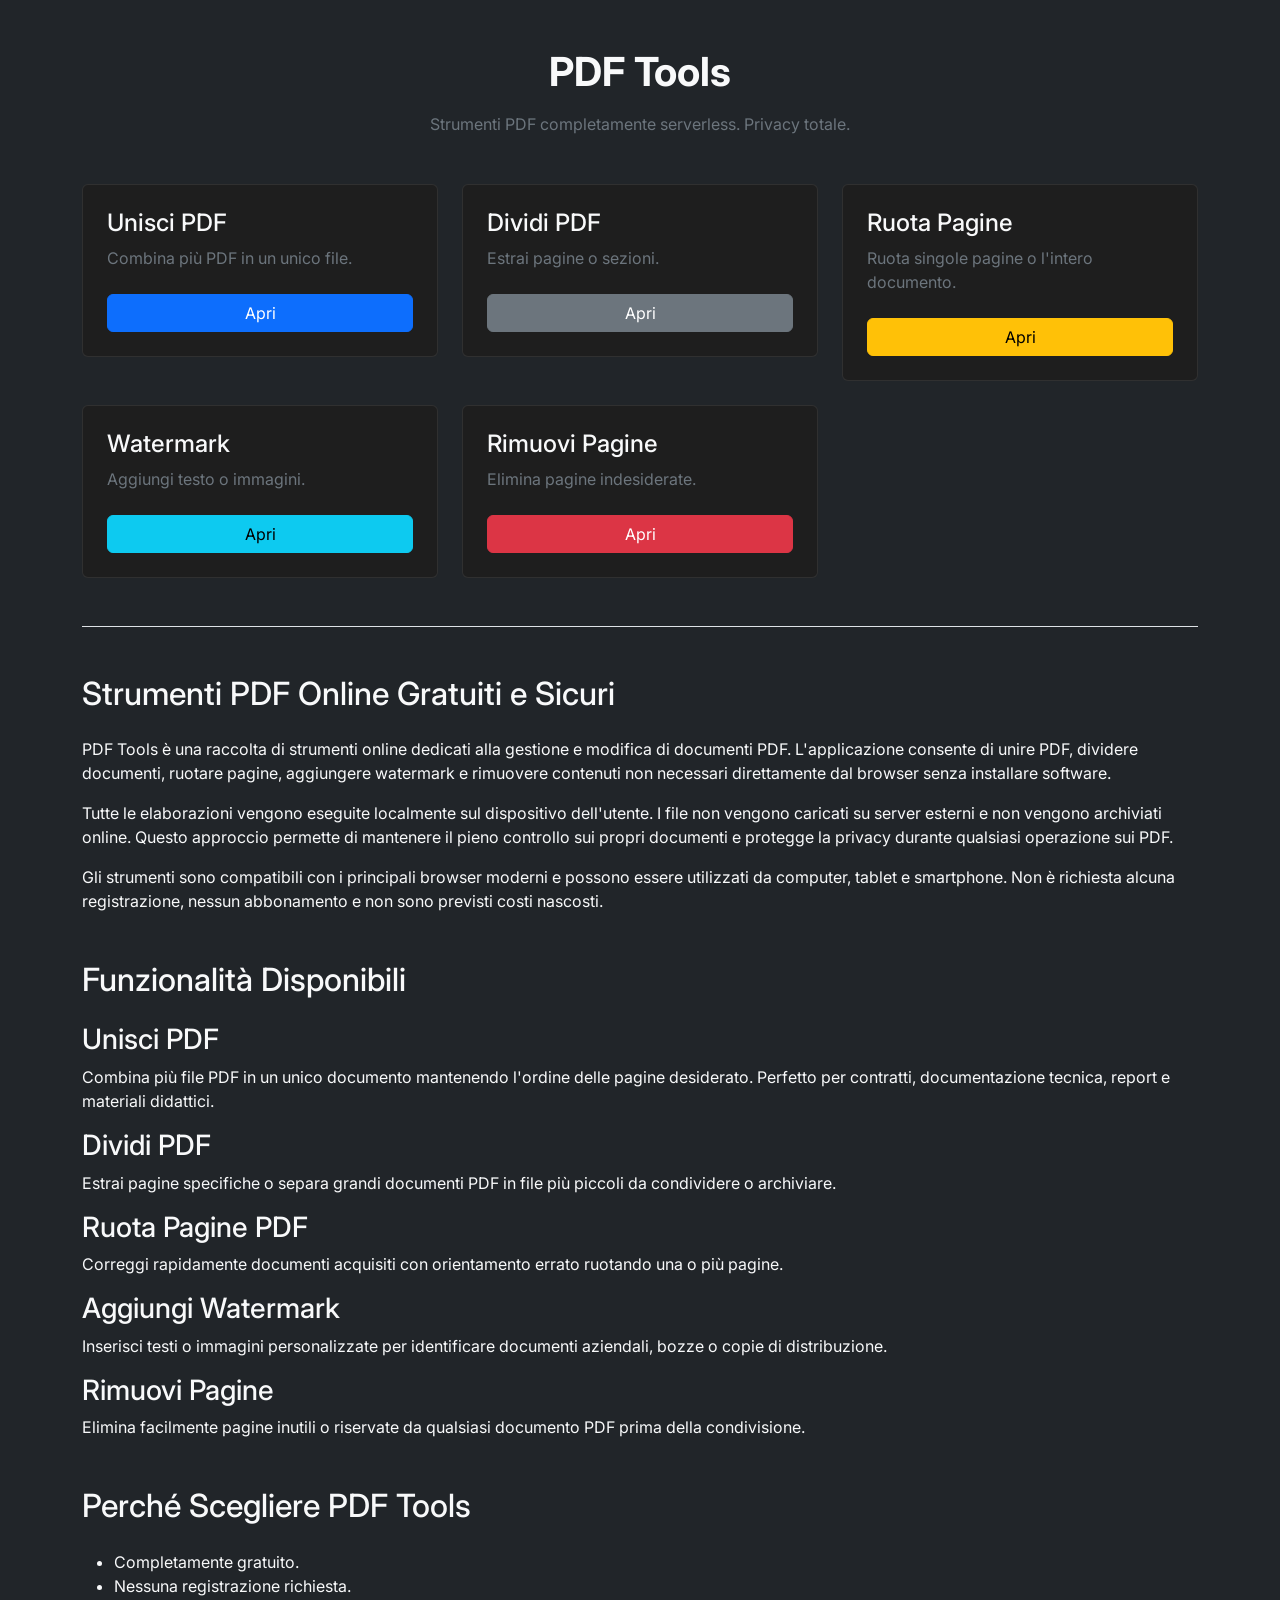
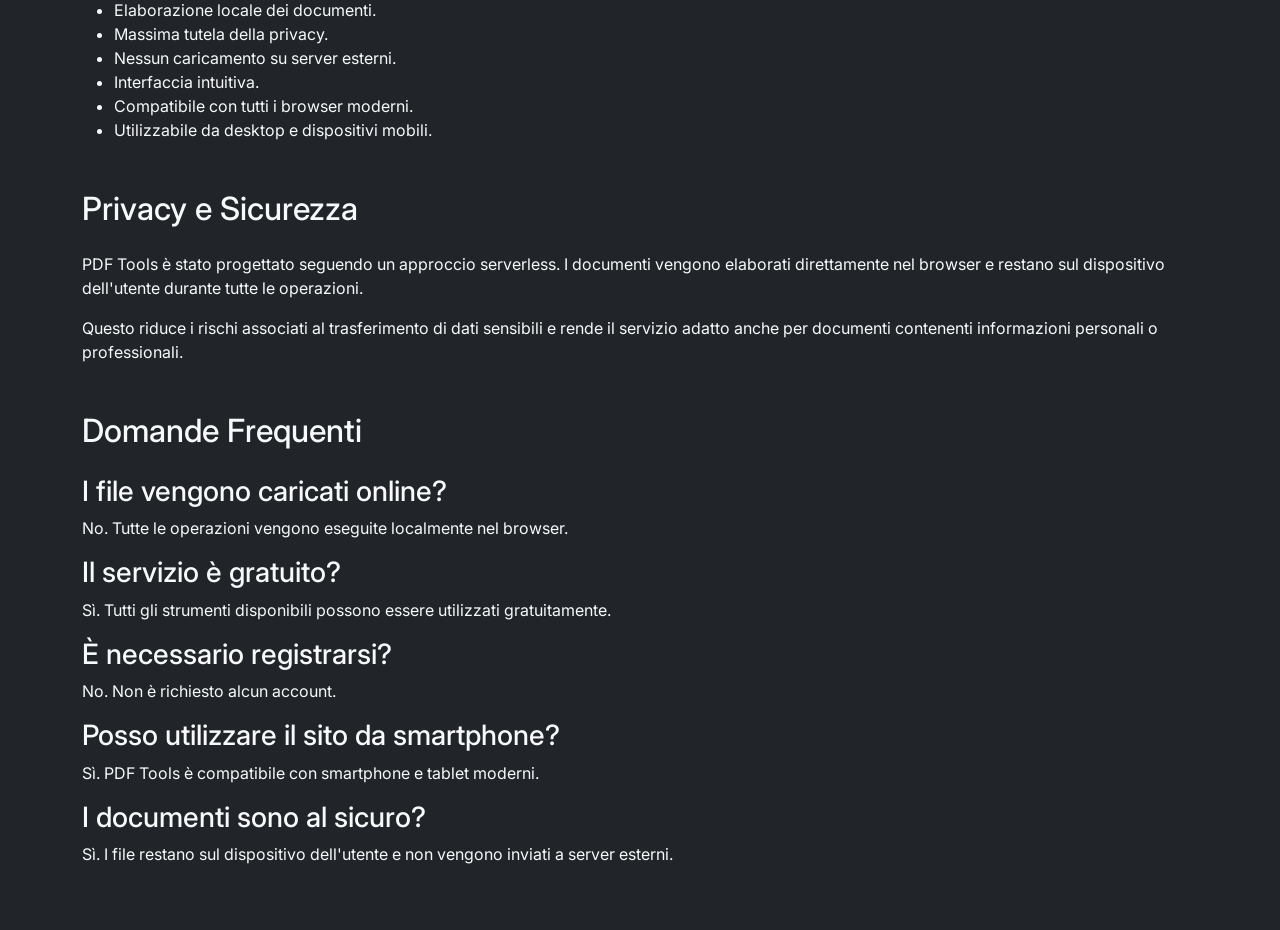
<file: index.html>
<!DOCTYPE html>
<html lang="it">
<head>
    <meta charset="UTF-8">

    <title>PDF Tools Online Gratis | Unisci, Dividi, Ruota e Modifica PDF</title>

    <!-- Canonical -->
    <link rel="canonical" href="https://chicco-tool-pdf.github.io/pdf-tools/">

    <!-- SEO Meta -->
    <meta name="description"
          content="Strumenti PDF online gratuiti per unire, dividere, ruotare, rimuovere pagine e aggiungere watermark ai PDF direttamente dal browser. Nessuna registrazione richiesta e privacy totale.">

    <meta name="keywords"
          content="PDF, unisci PDF, dividi PDF, ruota PDF, watermark PDF, strumenti PDF online, merge PDF, split PDF">

    <meta name="author" content="Francesco">

    <!-- OpenGraph -->
    <meta property="og:title" content="PDF Tools Online Gratis">
    <meta property="og:description"
          content="Unisci, dividi, ruota e modifica PDF online gratuitamente. Elaborazione locale e privacy totale.">
    <meta property="og:url" content="https://chicco-tool-pdf.github.io/pdf-tools/">
    <meta property="og:type" content="website">

    <!-- Twitter -->
    <meta name="twitter:card" content="summary">
    <meta name="twitter:title" content="PDF Tools Online Gratis">
    <meta name="twitter:description"
          content="Strumenti PDF gratuiti e serverless per modificare PDF direttamente dal browser.">

    <!-- Schema.org -->
    <script type="application/ld+json">
    {
      "@context": "https://schema.org",
      "@type": "WebSite",
      "name": "PDF Tools",
      "url": "https://chicco-tool-pdf.github.io/pdf-tools/",
      "description": "Strumenti PDF online per unire, dividere, ruotare e modificare PDF gratuitamente.",
      "publisher": {
        "@type": "Person",
        "name": "Francesco"
      }
    }
    </script>

    <link rel="stylesheet"
          href="https://cdn.jsdelivr.net/npm/bootstrap@5.3.0/dist/css/bootstrap.min.css">

    <link rel="stylesheet" href="css/style.css">

    <link rel="preconnect" href="https://fonts.googleapis.com">

    <link href="https://fonts.googleapis.com/css2?family=Inter:wght@300;400;600&display=swap"
          rel="stylesheet">
</head>

<body class="bg-dark text-light">

<div class="container py-5">

    <h1 class="text-center mb-3 fw-bold">
        PDF Tools
    </h1>

    <p class="text-center mb-5 text-secondary">
        Strumenti PDF completamente serverless. Privacy totale.
    </p>

    <div class="row g-4">

        <div class="col-md-4">
            <div class="tool-card p-4 rounded">
                <h4 class="mb-2">Unisci PDF</h4>
                <p class="text-secondary">
                    Combina più PDF in un unico file.
                </p>
                <a href="tools/merge.html"
                   class="btn btn-primary w-100 mt-2">Apri</a>
            </div>
        </div>

        <div class="col-md-4">
            <div class="tool-card p-4 rounded">
                <h4 class="mb-2">Dividi PDF</h4>
                <p class="text-secondary">
                    Estrai pagine o sezioni.
                </p>
                <a href="tools/split.html"
                   class="btn btn-secondary w-100 mt-2">Apri</a>
            </div>
        </div>

        <div class="col-md-4">
            <div class="tool-card p-4 rounded">
                <h4 class="mb-2">Ruota Pagine</h4>
                <p class="text-secondary">
                    Ruota singole pagine o l'intero documento.
                </p>
                <a href="tools/rotate.html"
                   class="btn btn-warning w-100 mt-2">Apri</a>
            </div>
        </div>

        <div class="col-md-4">
            <div class="tool-card p-4 rounded">
                <h4 class="mb-2">Watermark</h4>
                <p class="text-secondary">
                    Aggiungi testo o immagini.
                </p>
                <a href="tools/watermark.html"
                   class="btn btn-info w-100 mt-2">Apri</a>
            </div>
        </div>

        <div class="col-md-4">
            <div class="tool-card p-4 rounded">
                <h4 class="mb-2">Rimuovi Pagine</h4>
                <p class="text-secondary">
                    Elimina pagine indesiderate.
                </p>
                <a href="tools/remove-pages.html"
                   class="btn btn-danger w-100 mt-2">Apri</a>
            </div>
        </div>

    </div>

    <!-- SEO CONTENT -->

    <section class="mt-5 pt-5 border-top">

        <h2 class="mb-4">
            Strumenti PDF Online Gratuiti e Sicuri
        </h2>

        <p>
            PDF Tools è una raccolta di strumenti online dedicati
            alla gestione e modifica di documenti PDF. L'applicazione
            consente di unire PDF, dividere documenti, ruotare pagine,
            aggiungere watermark e rimuovere contenuti non necessari
            direttamente dal browser senza installare software.
        </p>

        <p>
            Tutte le elaborazioni vengono eseguite localmente sul dispositivo
            dell'utente. I file non vengono caricati su server esterni e non
            vengono archiviati online. Questo approccio permette di mantenere
            il pieno controllo sui propri documenti e protegge la privacy
            durante qualsiasi operazione sui PDF.
        </p>

        <p>
            Gli strumenti sono compatibili con i principali browser moderni
            e possono essere utilizzati da computer, tablet e smartphone.
            Non è richiesta alcuna registrazione, nessun abbonamento e non
            sono previsti costi nascosti.
        </p>

        <h2 class="mt-5 mb-4">
            Funzionalità Disponibili
        </h2>

        <h3>Unisci PDF</h3>

        <p>
            Combina più file PDF in un unico documento mantenendo l'ordine
            delle pagine desiderato. Perfetto per contratti, documentazione
            tecnica, report e materiali didattici.
        </p>

        <h3>Dividi PDF</h3>

        <p>
            Estrai pagine specifiche o separa grandi documenti PDF in file
            più piccoli da condividere o archiviare.
        </p>

        <h3>Ruota Pagine PDF</h3>

        <p>
            Correggi rapidamente documenti acquisiti con orientamento errato
            ruotando una o più pagine.
        </p>

        <h3>Aggiungi Watermark</h3>

        <p>
            Inserisci testi o immagini personalizzate per identificare
            documenti aziendali, bozze o copie di distribuzione.
        </p>

        <h3>Rimuovi Pagine</h3>

        <p>
            Elimina facilmente pagine inutili o riservate da qualsiasi
            documento PDF prima della condivisione.
        </p>

        <h2 class="mt-5 mb-4">
            Perché Scegliere PDF Tools
        </h2>

        <ul>
            <li>Completamente gratuito.</li>
            <li>Nessuna registrazione richiesta.</li>
            <li>Elaborazione locale dei documenti.</li>
            <li>Massima tutela della privacy.</li>
            <li>Nessun caricamento su server esterni.</li>
            <li>Interfaccia intuitiva.</li>
            <li>Compatibile con tutti i browser moderni.</li>
            <li>Utilizzabile da desktop e dispositivi mobili.</li>
        </ul>

        <h2 class="mt-5 mb-4">
            Privacy e Sicurezza
        </h2>

        <p>
            PDF Tools è stato progettato seguendo un approccio serverless.
            I documenti vengono elaborati direttamente nel browser e restano
            sul dispositivo dell'utente durante tutte le operazioni.
        </p>

        <p>
            Questo riduce i rischi associati al trasferimento di dati sensibili
            e rende il servizio adatto anche per documenti contenenti
            informazioni personali o professionali.
        </p>

        <h2 class="mt-5 mb-4">
            Domande Frequenti
        </h2>

        <h3>I file vengono caricati online?</h3>

        <p>
            No. Tutte le operazioni vengono eseguite localmente nel browser.
        </p>

        <h3>Il servizio è gratuito?</h3>

        <p>
            Sì. Tutti gli strumenti disponibili possono essere utilizzati
            gratuitamente.
        </p>

        <h3>È necessario registrarsi?</h3>

        <p>
            No. Non è richiesto alcun account.
        </p>

        <h3>Posso utilizzare il sito da smartphone?</h3>

        <p>
            Sì. PDF Tools è compatibile con smartphone e tablet moderni.
        </p>

        <h3>I documenti sono al sicuro?</h3>

        <p>
            Sì. I file restano sul dispositivo dell'utente e non vengono
            inviati a server esterni.
        </p>

    </section>

</div>

</body>
</html>
</file>
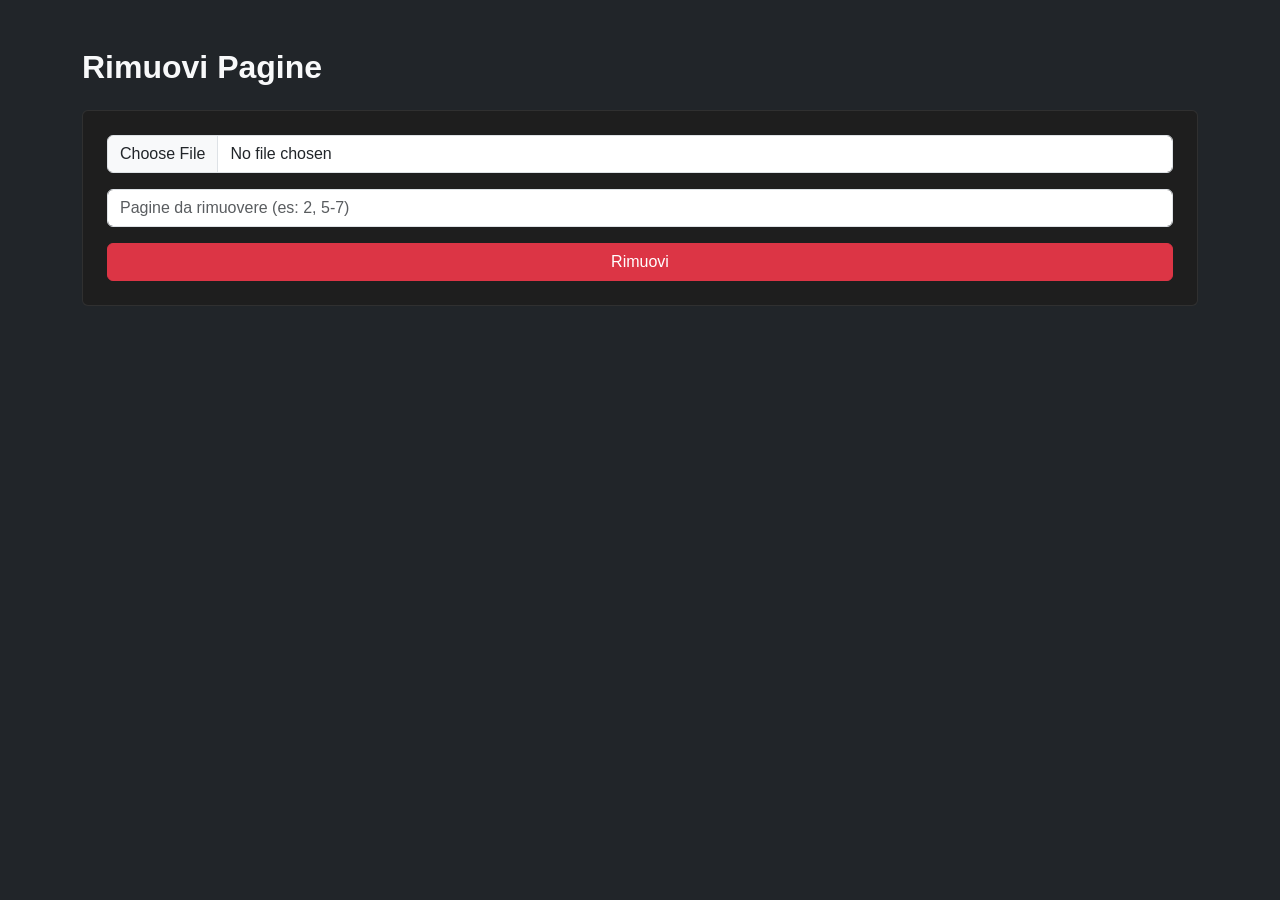
<file: tools/remove-pages.html>
<!DOCTYPE html>
<html lang="it">
<head>
    <meta charset="UTF-8">
    <title>Rimuovi Pagine</title>
    <link rel="stylesheet" href="https://cdn.jsdelivr.net/npm/bootstrap@5.3.0/dist/css/bootstrap.min.css">
    <link rel="stylesheet" href="../css/style.css">
</head>

<body class="bg-dark text-light p-5">
    <div class="container">
        <h2 class="fw-bold mb-4">Rimuovi Pagine</h2>

        <div class="tool-card p-4 rounded mb-4">
            <input type="file" id="pdfFile" class="form-control mb-3">
            <input type="text" id="pages" class="form-control mb-3" placeholder="Pagine da rimuovere (es: 2, 5-7)">
            <button class="btn btn-danger w-100" onclick="removePages()">Rimuovi</button>
        </div>
    </div>

    <script src="../libs/pdf-lib.min.js"></script>
    <script src="../js/remove-pages.js"></script>
</body>
</html>
</file>
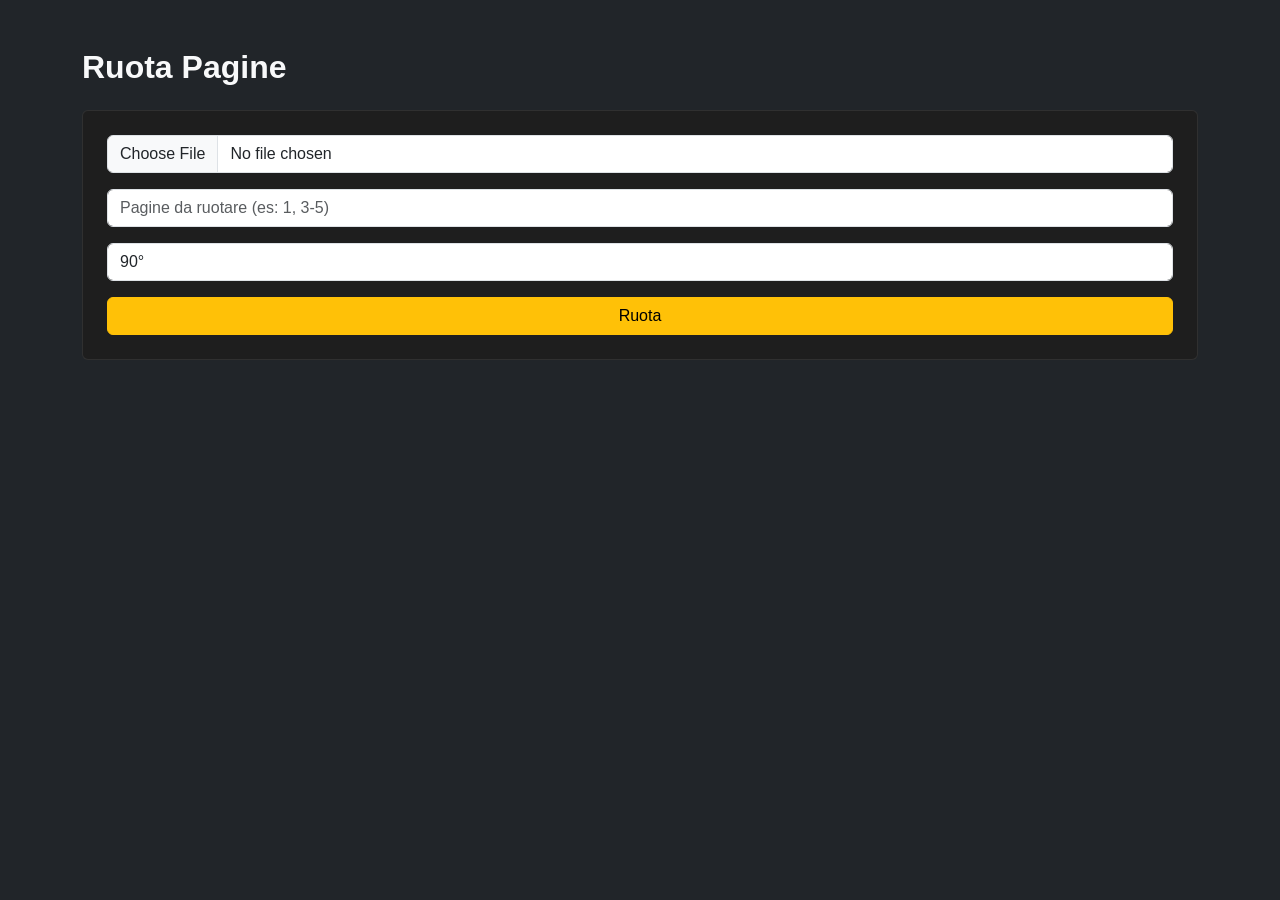
<file: tools/rotate.html>
<!DOCTYPE html>
<html lang="it">
<head>
    <meta charset="UTF-8">
    <title>Ruota Pagine</title>
    <link rel="stylesheet" href="https://cdn.jsdelivr.net/npm/bootstrap@5.3.0/dist/css/bootstrap.min.css">
    <link rel="stylesheet" href="../css/style.css">
</head>

<body class="bg-dark text-light p-5">
    <div class="container">
        <h2 class="fw-bold mb-4">Ruota Pagine</h2>

        <div class="tool-card p-4 rounded mb-4">
            <input type="file" id="pdfFile" class="form-control mb-3">
            <input type="text" id="pages" class="form-control mb-3" placeholder="Pagine da ruotare (es: 1, 3-5)">
            <select id="angle" class="form-control mb-3">
                <option value="90">90°</option>
                <option value="180">180°</option>
                <option value="270">270°</option>
            </select>
            <button class="btn btn-warning w-100" onclick="rotatePDF()">Ruota</button>
        </div>
    </div>

    <script src="../libs/pdf-lib.min.js"></script>
    <script src="../js/rotate.js"></script>
</body>
</html>
</file>
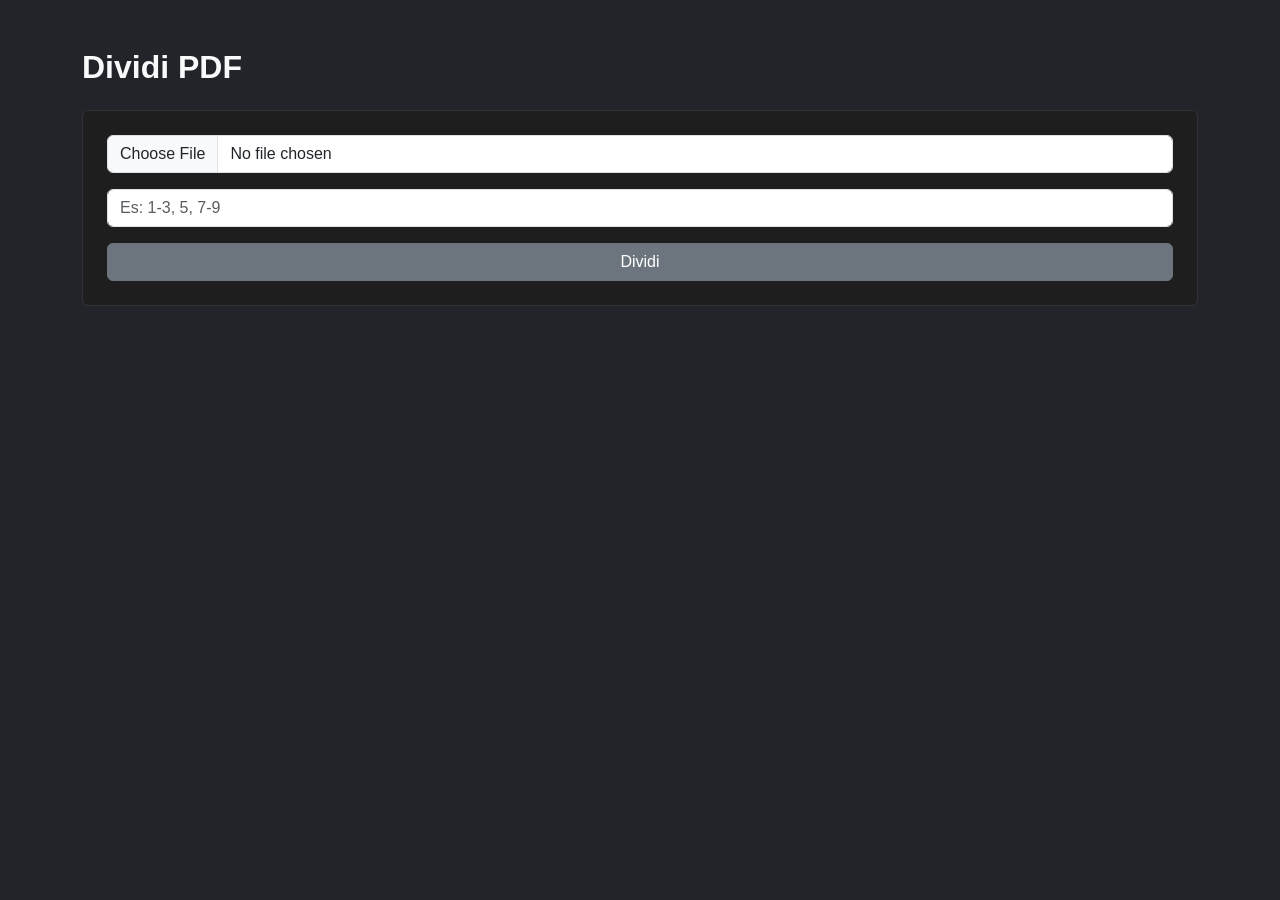
<file: tools/split.html>
<!DOCTYPE html>
<html lang="it">
<head>
    <meta charset="UTF-8">
    <title>Dividi PDF</title>
    <link rel="stylesheet" href="https://cdn.jsdelivr.net/npm/bootstrap@5.3.0/dist/css/bootstrap.min.css">
    <link rel="stylesheet" href="../css/style.css">
</head>

<body class="bg-dark text-light p-5">
    <div class="container">
        <h2 class="fw-bold mb-4">Dividi PDF</h2>

        <div class="tool-card p-4 rounded mb-4">
            <input type="file" id="pdfFile" class="form-control mb-3">
            <input type="text" id="pages" class="form-control mb-3" placeholder="Es: 1-3, 5, 7-9">
            <button class="btn btn-secondary w-100" onclick="splitPDF()">Dividi</button>
        </div>
    </div>

    <script src="../libs/pdf-lib.min.js"></script>
    <script src="../js/split.js"></script>
</body>
</html>
</file>
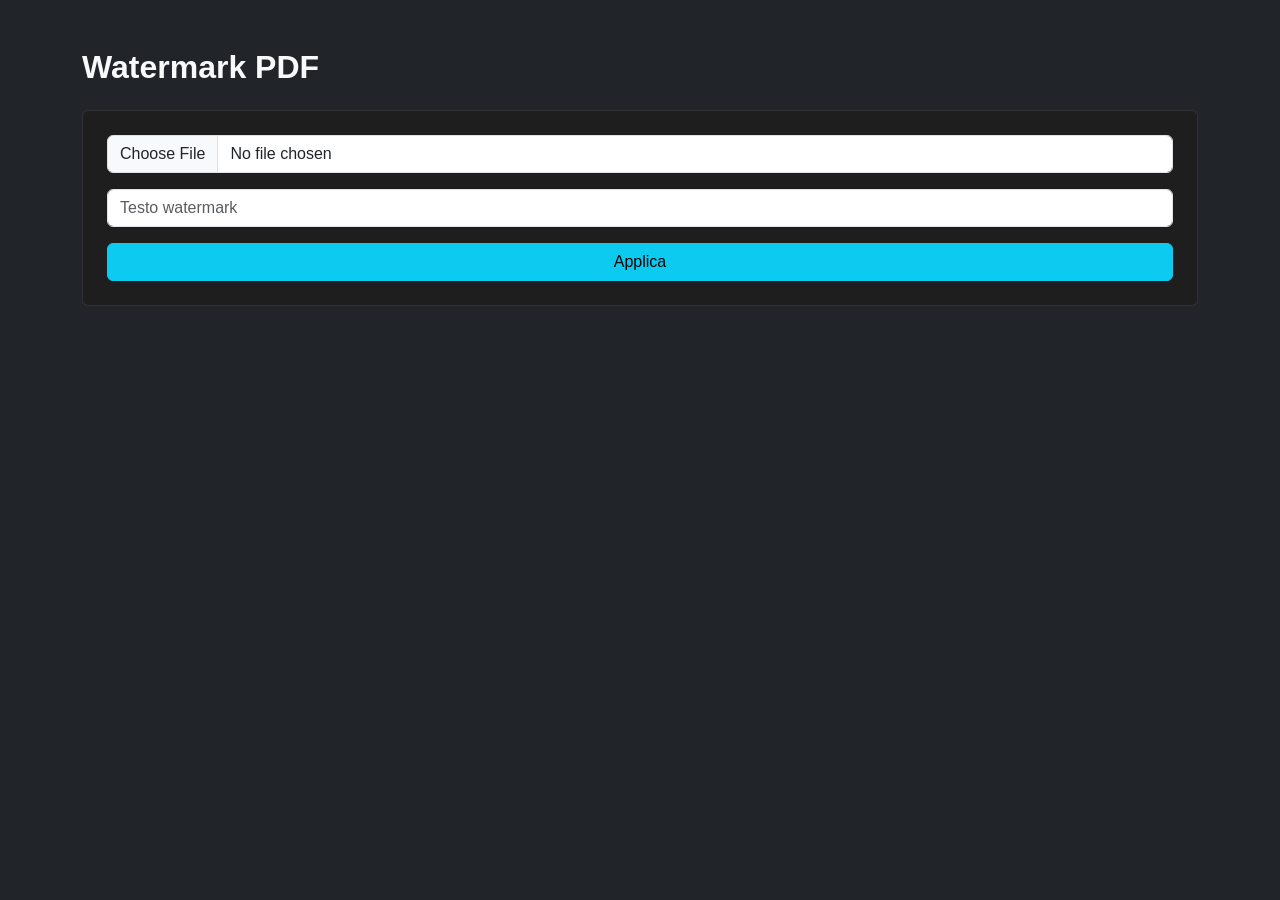
<file: tools/watermark.html>
<!DOCTYPE html>
<html lang="it">
<head>
    <meta charset="UTF-8">
    <title>Watermark</title>
    <link rel="stylesheet" href="https://cdn.jsdelivr.net/npm/bootstrap@5.3.0/dist/css/bootstrap.min.css">
    <link rel="stylesheet" href="../css/style.css">
</head>

<body class="bg-dark text-light p-5">
    <div class="container">
        <h2 class="fw-bold mb-4">Watermark PDF</h2>

        <div class="tool-card p-4 rounded mb-4">
            <input type="file" id="pdfFile" class="form-control mb-3">
            <input type="text" id="text" class="form-control mb-3" placeholder="Testo watermark">
            <button class="btn btn-info w-100" onclick="addWatermark()">Applica</button>
        </div>
    </div>

    <script src="../libs/pdf-lib.min.js"></script>
    <script src="../js/watermark.js"></script>
</body>
</html>
</file>
<file: css/style.css>
body {
    font-family: 'Inter', sans-serif;
}

.tool-card {
    background: #1E1E1E;
    border: 1px solid rgba(255,255,255,0.08);
    transition: transform 0.2s ease, box-shadow 0.2s ease;
}

.tool-card:hover {
    transform: translateY(-4px);
    box-shadow: 0 8px 20px rgba(0,0,0,0.4);
}
</file>
